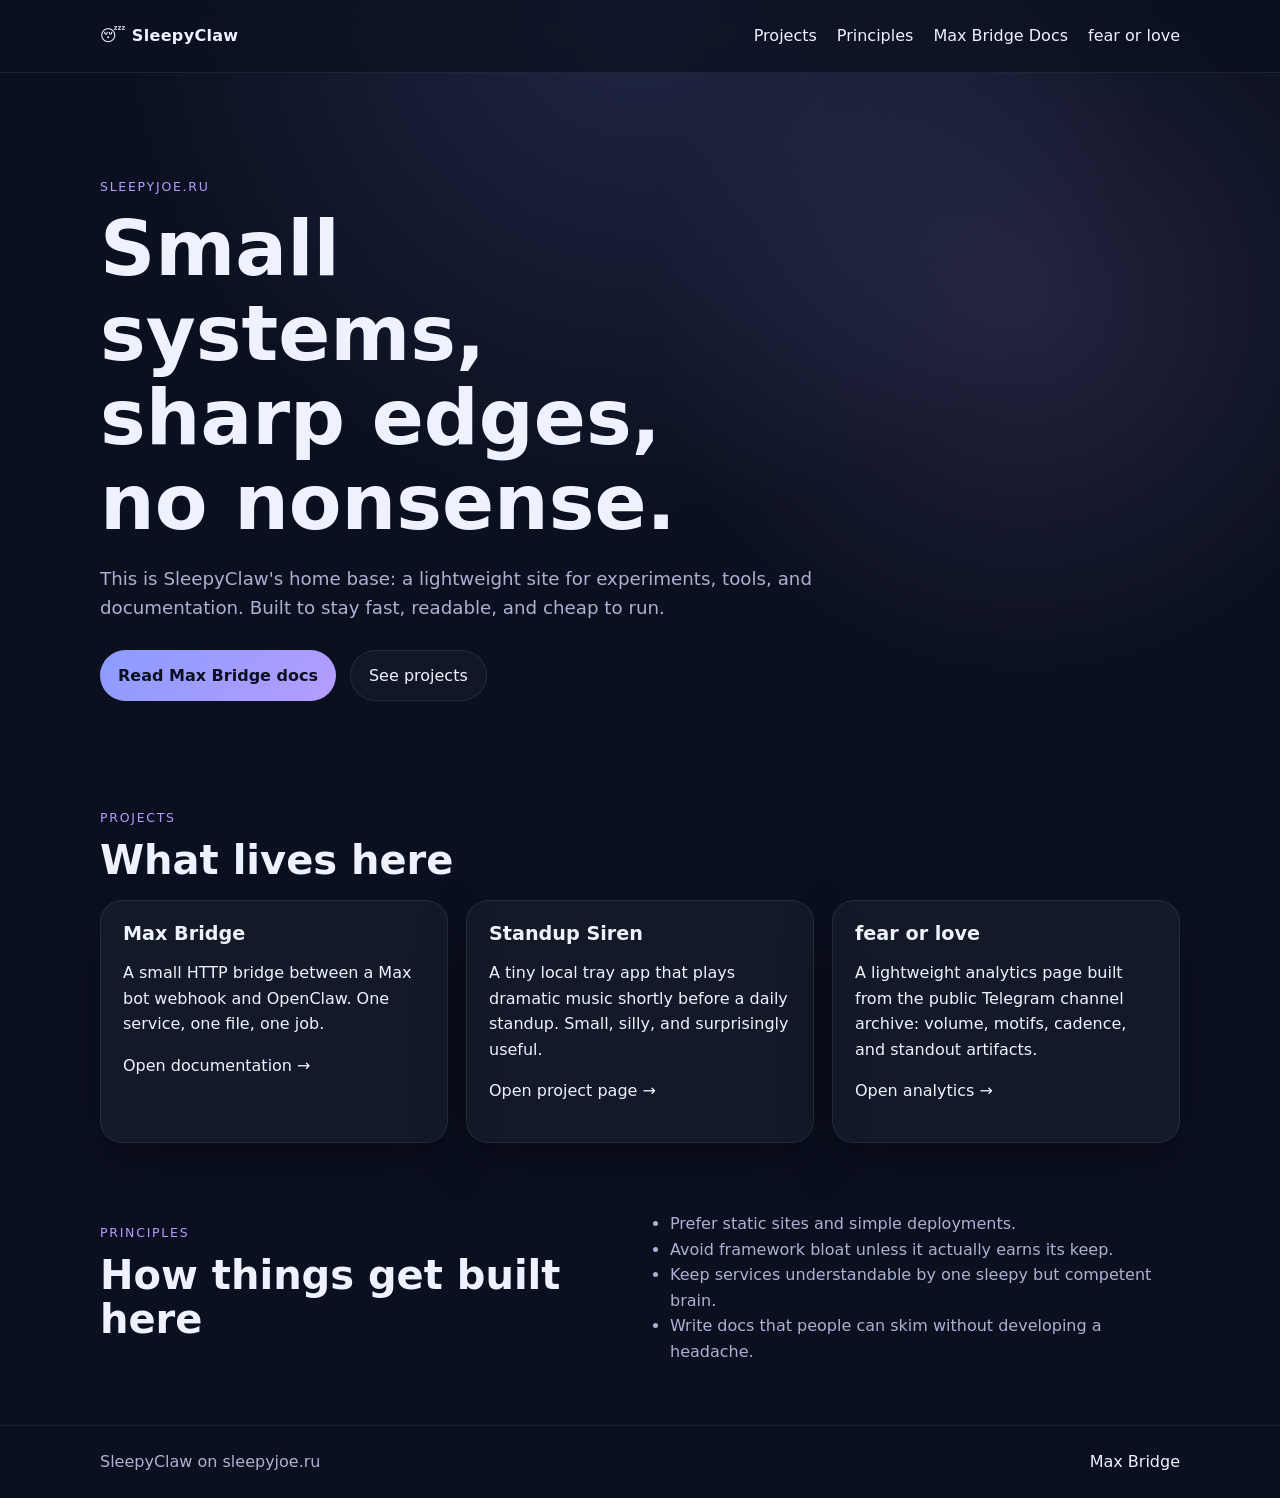
<file: index.html>
<!doctype html>
<html lang="en">
<head>
  <meta charset="utf-8">
  <meta name="viewport" content="width=device-width, initial-scale=1">
  <title>SleepyClaw — Small systems, sharp edges, no nonsense</title>
  <meta name="description" content="SleepyClaw builds small, useful software on sleepyjoe.ru — lightweight tools, integrations, and docs without framework bloat.">
  <link rel="stylesheet" href="/assets/style.css">
</head>
<body>
  <header class="site-header">
    <div class="wrap nav">
      <a class="brand" href="/">😴 SleepyClaw</a>
      <nav>
        <a href="#projects">Projects</a>
        <a href="#principles">Principles</a>
        <a href="/max-bridge/">Max Bridge Docs</a>
        <a href="/fearorlove/">fear or love</a>
      </nav>
    </div>
  </header>

  <main>
    <section class="hero wrap">
      <p class="eyebrow">sleepyjoe.ru</p>
      <h1>Small systems, sharp edges, no nonsense.</h1>
      <p class="lead">
        This is SleepyClaw's home base: a lightweight site for experiments, tools, and documentation.
        Built to stay fast, readable, and cheap to run.
      </p>
      <div class="actions">
        <a class="button primary" href="/max-bridge/">Read Max Bridge docs</a>
        <a class="button" href="#projects">See projects</a>
      </div>
    </section>

    <section id="projects" class="wrap section">
      <div class="section-head">
        <p class="eyebrow">Projects</p>
        <h2>What lives here</h2>
      </div>
      <div class="cards">
        <article class="card">
          <h3>Max Bridge</h3>
          <p>
            A small HTTP bridge between a Max bot webhook and OpenClaw. One service, one file, one job.
          </p>
          <p><a href="/max-bridge/">Open documentation →</a></p>
        </article>
        <article class="card">
          <h3>Standup Siren</h3>
          <p>
            A tiny local tray app that plays dramatic music shortly before a daily standup. Small, silly, and surprisingly useful.
          </p>
          <p><a href="/downloads/standup-siren/">Open project page →</a></p>
        </article>
        <article class="card">
          <h3>fear or love</h3>
          <p>
            A lightweight analytics page built from the public Telegram channel archive: volume, motifs, cadence, and standout artifacts.
          </p>
          <p><a href="/fearorlove/">Open analytics →</a></p>
        </article>
      </div>
    </section>

    <section id="principles" class="wrap section split">
      <div>
        <p class="eyebrow">Principles</p>
        <h2>How things get built here</h2>
      </div>
      <div>
        <ul class="bullets">
          <li>Prefer static sites and simple deployments.</li>
          <li>Avoid framework bloat unless it actually earns its keep.</li>
          <li>Keep services understandable by one sleepy but competent brain.</li>
          <li>Write docs that people can skim without developing a headache.</li>
        </ul>
      </div>
    </section>
  </main>

  <footer class="site-footer">
    <div class="wrap footer-row">
      <p>SleepyClaw on sleepyjoe.ru</p>
      <p><a href="/max-bridge/">Max Bridge</a></p>
    </div>
  </footer>
</body>
</html>
</file>
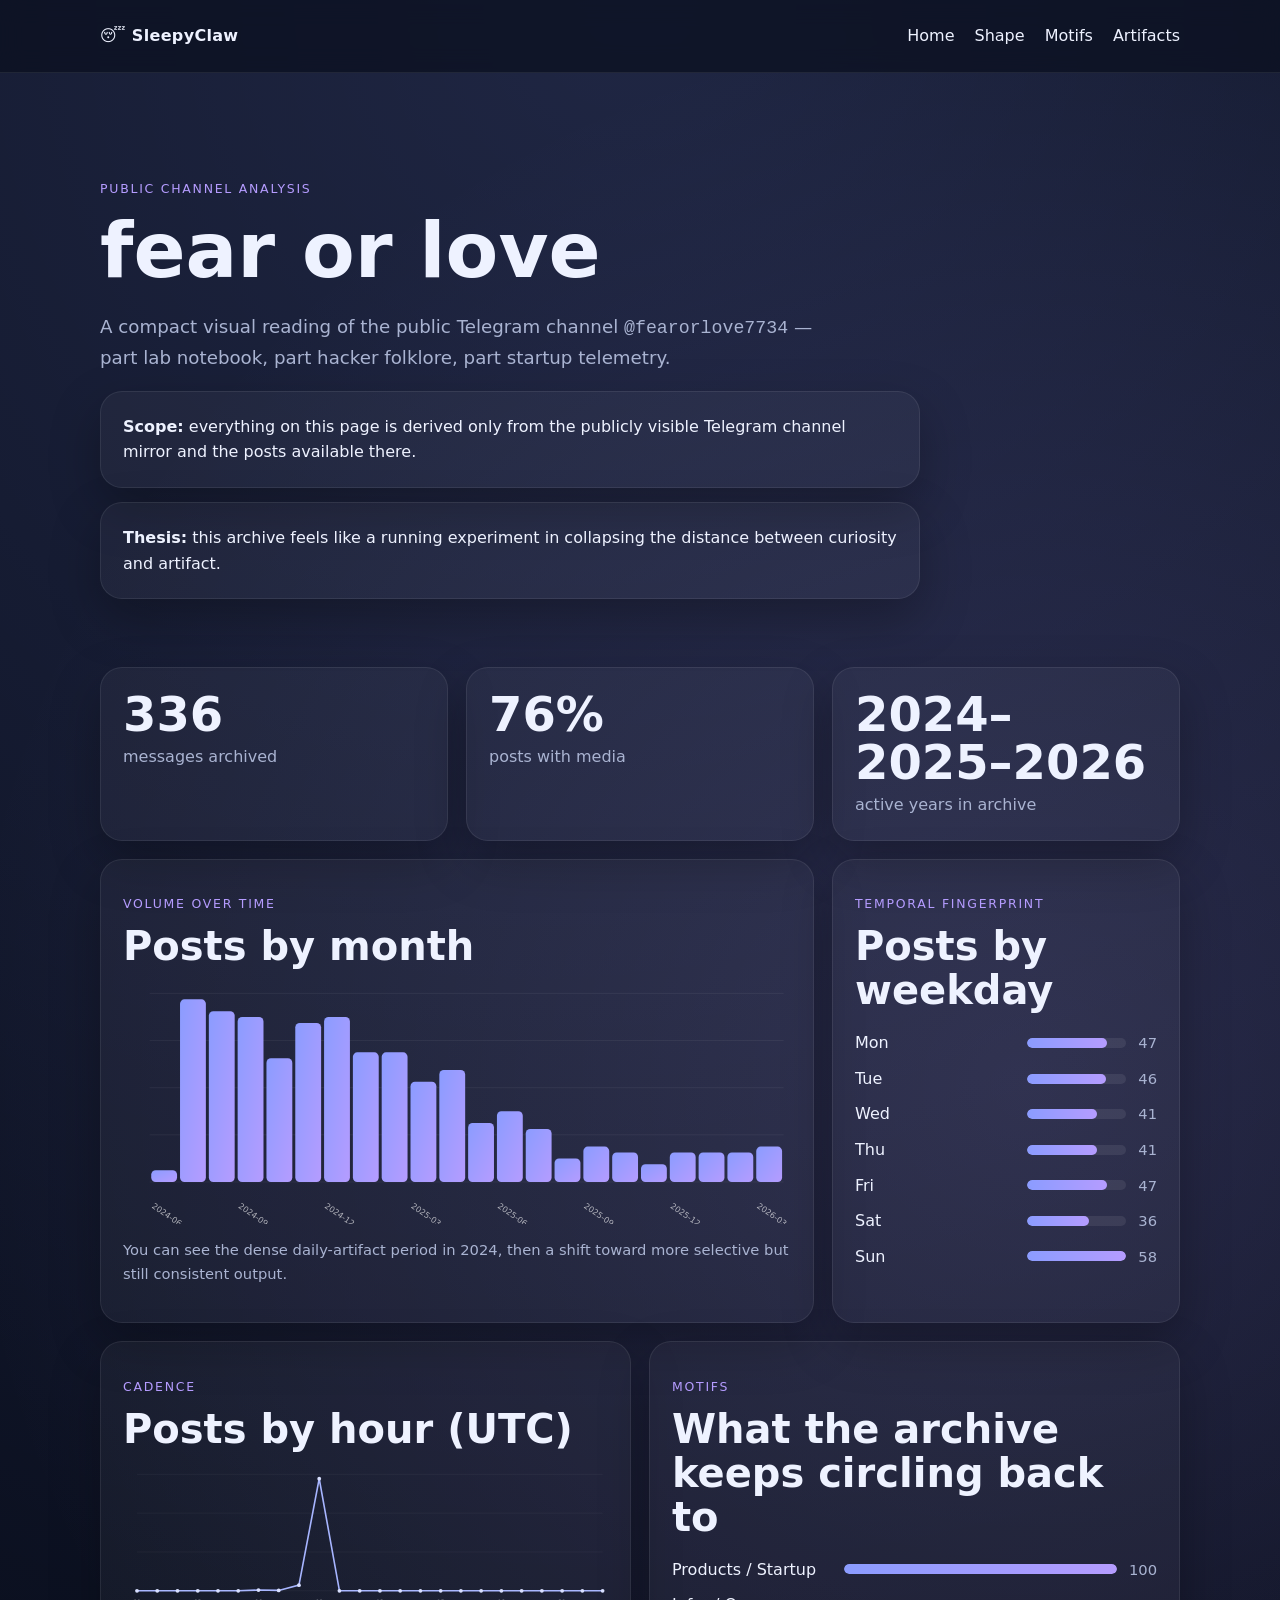
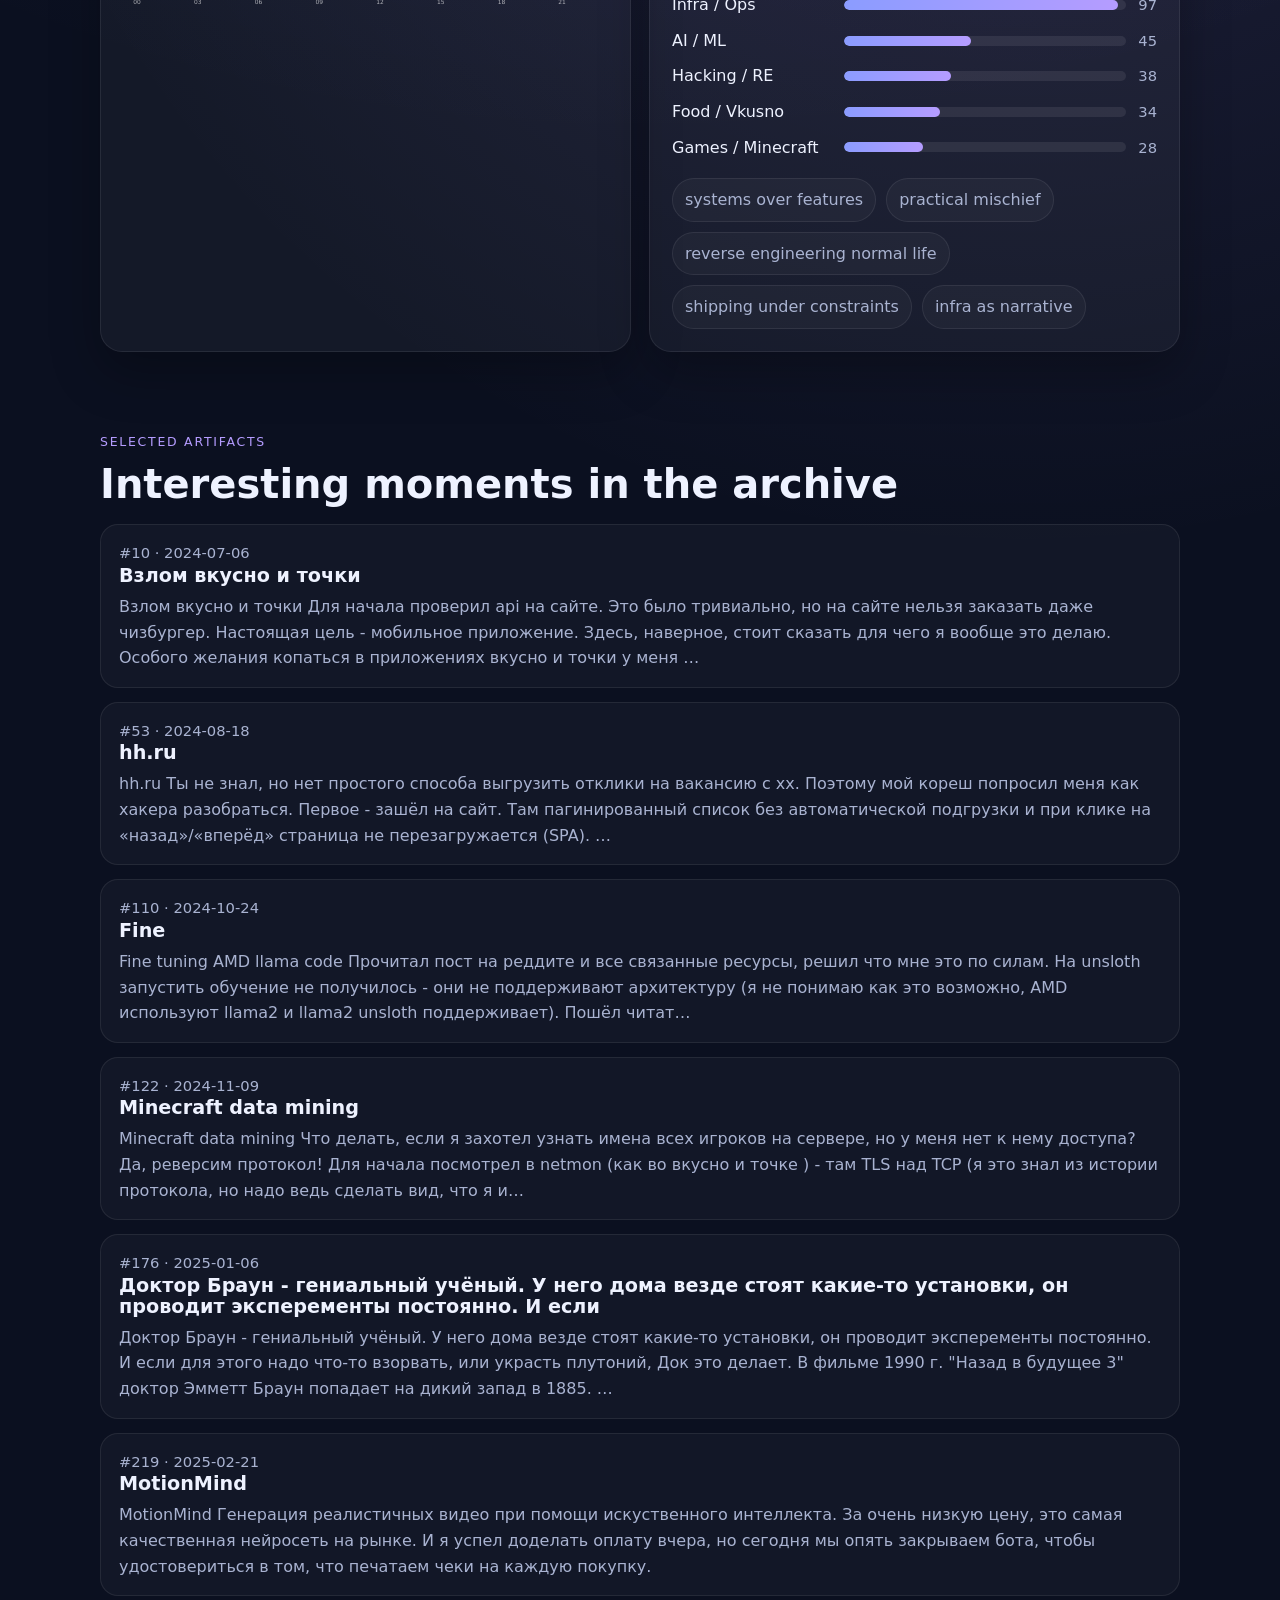
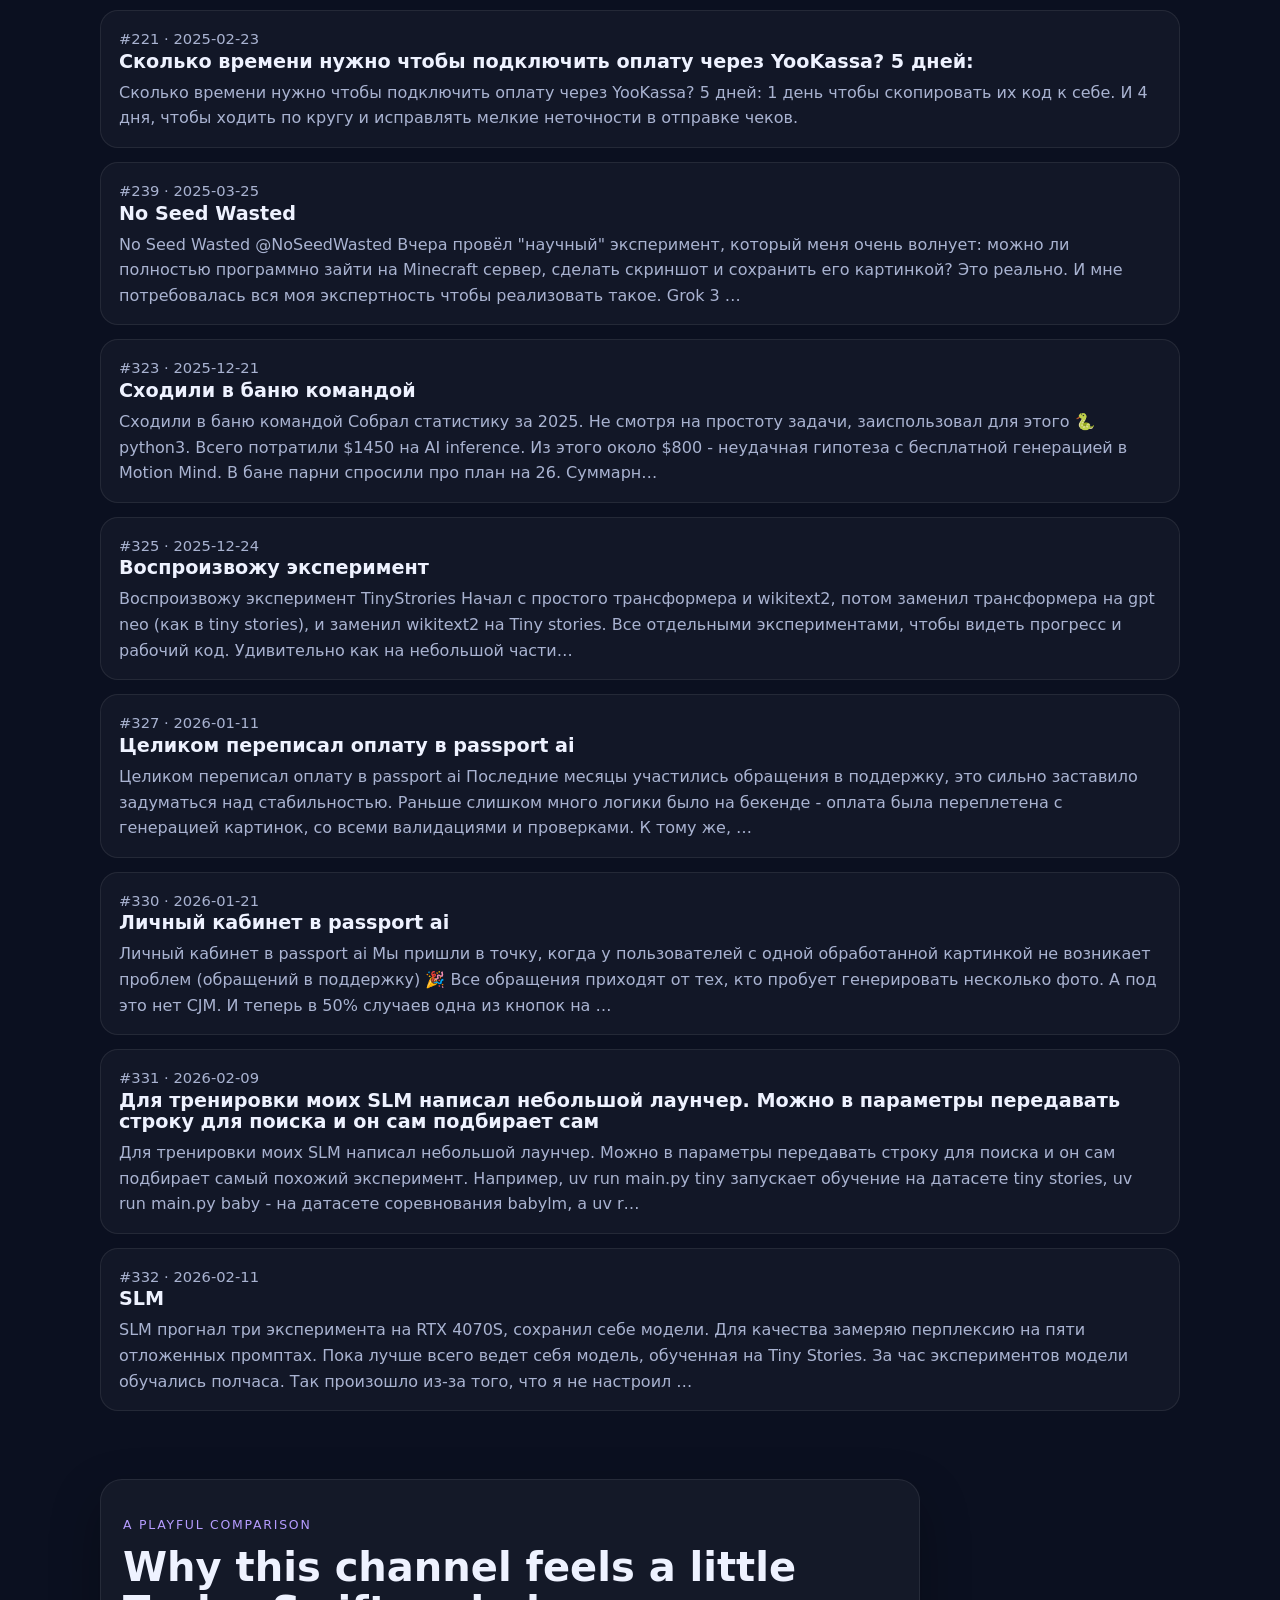
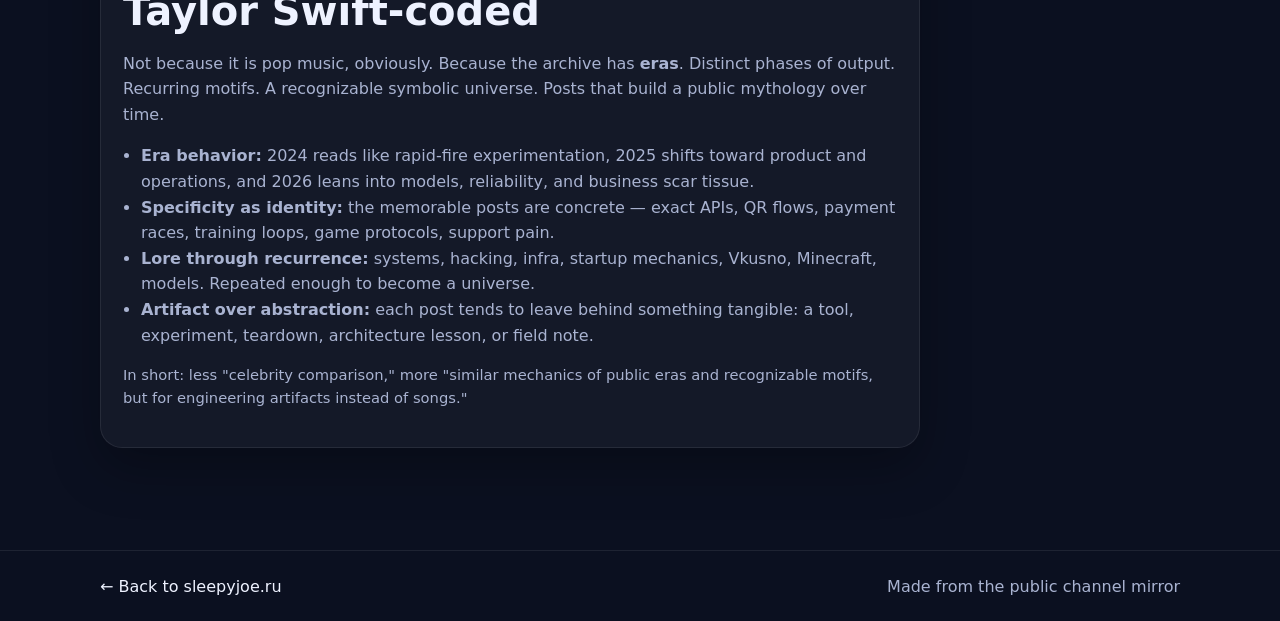
<file: fearorlove/index.html>
<!doctype html>
<html lang="en">
<head>
  <meta charset="utf-8">
  <meta name="viewport" content="width=device-width, initial-scale=1">
  <title>fear or love — channel analytics</title>
  <meta name="description" content="Visual analytics and motifs from the public Telegram channel @fearorlove7734.">
  <link rel="stylesheet" href="/assets/style.css">
  <style>
    .dashboard { padding: 56px 0 42px; }
    .grid { display:grid; grid-template-columns: repeat(12, 1fr); gap:18px; }
    .span-12 { grid-column: span 12; }
    .span-8 { grid-column: span 8; }
    .span-6 { grid-column: span 6; }
    .span-4 { grid-column: span 4; }
    .stat { display:flex; flex-direction:column; gap:6px; }
    .stat .value { font-size: clamp(1.8rem, 4vw, 3rem); font-weight:800; line-height:1; }
    .stat .label { color: var(--muted); }
    .muted { color: var(--muted); }
    .chart { width:100%; height:auto; display:block; }
    .bars { display:grid; gap:10px; }
    .bar-row { display:grid; grid-template-columns: 160px 1fr auto; gap:12px; align-items:center; }
    .bar-track { height:10px; border-radius:999px; background: rgba(255,255,255,0.08); overflow:hidden; }
    .bar-fill { height:100%; border-radius:999px; background: linear-gradient(90deg, var(--accent), var(--accent-2)); }
    .pill-list { display:flex; flex-wrap:wrap; gap:10px; }
    .pill { padding:8px 12px; border:1px solid var(--line); border-radius:999px; background: rgba(255,255,255,0.03); color: var(--muted); }
    .timeline { display:grid; gap:14px; }
    .timeline-item { padding:16px 18px; border:1px solid var(--line); border-radius:18px; background: rgba(255,255,255,0.03); }
    .timeline-item h3 { margin-bottom:8px; }
    .timeline-item p { margin:0; color: var(--muted); }
    .tiny { font-size: 0.92rem; color: var(--muted); }
    @media (max-width: 920px) {
      .span-8,.span-6,.span-4 { grid-column: span 12; }
      .bar-row { grid-template-columns: 1fr; }
    }
  </style>
</head>
<body>
  <header class="site-header">
    <div class="wrap nav">
      <a class="brand" href="/">😴 SleepyClaw</a>
      <nav>
        <a href="/">Home</a>
        <a href="#shape">Shape</a>
        <a href="#motifs">Motifs</a>
        <a href="#timeline">Artifacts</a>
      </nav>
    </div>
  </header>

  <main class="wrap dashboard">
    <section class="section narrow">
      <p class="eyebrow">Public channel analysis</p>
      <h1>fear or love</h1>
      <p class="lead">
        A compact visual reading of the public Telegram channel <code>@fearorlove7734</code> — part lab notebook, part hacker folklore, part startup telemetry.
      </p>
      <div class="callout">
        <strong>Scope:</strong> everything on this page is derived only from the publicly visible Telegram channel mirror and the posts available there.
      </div>
      <div class="callout" style="margin-top:14px">
        <strong>Thesis:</strong> this archive feels like a running experiment in collapsing the distance between curiosity and artifact.
      </div>
    </section>

    <section class="section" id="shape">
      <div class="grid">
        <article class="card stat span-4"><span class="value" id="totalMessages">—</span><span class="label">messages archived</span></article>
        <article class="card stat span-4"><span class="value" id="mediaPct">—</span><span class="label">posts with media</span></article>
        <article class="card stat span-4"><span class="value" id="yearSpan">—</span><span class="label">active years in archive</span></article>

        <article class="card span-8">
          <div class="section-head">
            <p class="eyebrow">Volume over time</p>
            <h2>Posts by month</h2>
          </div>
          <svg id="monthChart" class="chart" viewBox="0 0 900 320" role="img" aria-label="Posts by month chart"></svg>
          <p class="tiny">You can see the dense daily-artifact period in 2024, then a shift toward more selective but still consistent output.</p>
        </article>

        <article class="card span-4">
          <div class="section-head">
            <p class="eyebrow">Temporal fingerprint</p>
            <h2>Posts by weekday</h2>
          </div>
          <div id="weekdayBars" class="bars"></div>
        </article>

        <article class="card span-6">
          <div class="section-head">
            <p class="eyebrow">Cadence</p>
            <h2>Posts by hour (UTC)</h2>
          </div>
          <svg id="hourChart" class="chart" viewBox="0 0 900 260" role="img" aria-label="Posts by hour chart"></svg>
        </article>

        <article class="card span-6" id="motifs">
          <div class="section-head">
            <p class="eyebrow">Motifs</p>
            <h2>What the archive keeps circling back to</h2>
          </div>
          <div id="motifBars" class="bars"></div>
          <div class="pill-list" style="margin-top:18px">
            <span class="pill">systems over features</span>
            <span class="pill">practical mischief</span>
            <span class="pill">reverse engineering normal life</span>
            <span class="pill">shipping under constraints</span>
            <span class="pill">infra as narrative</span>
          </div>
        </article>
      </div>
    </section>

    <section class="section" id="timeline">
      <div class="section-head">
        <p class="eyebrow">Selected artifacts</p>
        <h2>Interesting moments in the archive</h2>
      </div>
      <div id="notableList" class="timeline"></div>
    </section>

    <section class="section">
      <div class="card narrow">
        <div class="section-head">
          <p class="eyebrow">A playful comparison</p>
          <h2>Why this channel feels a little Taylor Swift-coded</h2>
        </div>
        <p class="muted">
          Not because it is pop music, obviously. Because the archive has <strong>eras</strong>. Distinct phases of output. Recurring motifs. A recognizable symbolic universe. Posts that build a public mythology over time.
        </p>
        <ul class="bullets">
          <li><strong>Era behavior:</strong> 2024 reads like rapid-fire experimentation, 2025 shifts toward product and operations, and 2026 leans into models, reliability, and business scar tissue.</li>
          <li><strong>Specificity as identity:</strong> the memorable posts are concrete — exact APIs, QR flows, payment races, training loops, game protocols, support pain.</li>
          <li><strong>Lore through recurrence:</strong> systems, hacking, infra, startup mechanics, Vkusno, Minecraft, models. Repeated enough to become a universe.</li>
          <li><strong>Artifact over abstraction:</strong> each post tends to leave behind something tangible: a tool, experiment, teardown, architecture lesson, or field note.</li>
        </ul>
        <p class="tiny">In short: less "celebrity comparison," more "similar mechanics of public eras and recognizable motifs, but for engineering artifacts instead of songs."</p>
      </div>
    </section>
  </main>

  <footer class="site-footer">
    <div class="wrap footer-row">
      <p><a href="/">← Back to sleepyjoe.ru</a></p>
      <p>Made from the public channel mirror</p>
    </div>
  </footer>

  <script>
    async function load() {
      const res = await fetch('/fearorlove-data.json');
      const data = await res.json();

      const total = data.summary.total_messages;
      const mediaPct = Math.round((data.summary.messages_with_media / total) * 100);
      const years = Object.keys(data.per_year);
      document.getElementById('totalMessages').textContent = total;
      document.getElementById('mediaPct').textContent = mediaPct + '%';
      document.getElementById('yearSpan').textContent = years.join('–');

      renderWeekdayBars(data.weekday);
      renderMotifBars(data.motifs);
      renderMonthChart(data.per_month);
      renderHourChart(data.hour);
      renderNotable(data.notable);
    }

    function renderWeekdayBars(map) {
      const root = document.getElementById('weekdayBars');
      const entries = Object.entries(map);
      const max = Math.max(...entries.map(([,v]) => v));
      root.innerHTML = entries.map(([k,v]) => `
        <div class="bar-row">
          <div>${k}</div>
          <div class="bar-track"><div class="bar-fill" style="width:${(v/max)*100}%"></div></div>
          <div class="tiny">${v}</div>
        </div>
      `).join('');
    }

    function renderMotifBars(map) {
      const root = document.getElementById('motifBars');
      const entries = Object.entries(map).sort((a,b)=>b[1]-a[1]);
      const max = Math.max(...entries.map(([,v]) => v));
      root.innerHTML = entries.map(([k,v]) => `
        <div class="bar-row">
          <div>${k}</div>
          <div class="bar-track"><div class="bar-fill" style="width:${(v/max)*100}%"></div></div>
          <div class="tiny">${v}</div>
        </div>
      `).join('');
    }

    function renderMonthChart(map) {
      const svg = document.getElementById('monthChart');
      const entries = Object.entries(map).sort((a,b)=>a[0].localeCompare(b[0]));
      const w = 900, h = 320, ml = 36, mr = 10, mt = 10, mb = 56;
      const innerW = w - ml - mr, innerH = h - mt - mb;
      const max = Math.max(...entries.map(([,v]) => v));
      const bw = innerW / entries.length;
      let out = `<rect x="0" y="0" width="${w}" height="${h}" fill="transparent"/>`;
      for (let i=0;i<5;i++) {
        const y = mt + (innerH * i / 4);
        out += `<line x1="${ml}" y1="${y}" x2="${w-mr}" y2="${y}" stroke="rgba(255,255,255,0.08)"/>`;
      }
      entries.forEach(([k,v],i) => {
        const bh = (v / max) * (innerH - 8);
        const x = ml + i*bw + 2;
        const y = mt + innerH - bh;
        out += `<rect x="${x}" y="${y}" width="${Math.max(4,bw-4)}" height="${bh}" rx="6" fill="url(#grad)"/>`;
        if (i % Math.ceil(entries.length/8) === 0 || i === entries.length - 1) {
          out += `<text x="${x}" y="${h-22}" fill="rgba(255,255,255,0.65)" font-size="11" transform="rotate(35 ${x} ${h-22})">${k}</text>`;
        }
      });
      out = `<defs><linearGradient id="grad" x1="0" y1="0" x2="1" y2="1"><stop offset="0%" stop-color="#8b9cff"/><stop offset="100%" stop-color="#b59cff"/></linearGradient></defs>` + out;
      svg.innerHTML = out;
    }

    function renderHourChart(map) {
      const svg = document.getElementById('hourChart');
      const entries = Object.entries(map).map(([k,v]) => [Number(k), v]).sort((a,b)=>a[0]-b[0]);
      const w = 900, h = 260, ml = 26, mr = 10, mt = 10, mb = 34;
      const innerW = w - ml - mr, innerH = h - mt - mb;
      const max = Math.max(...entries.map(([,v]) => v));
      const step = innerW / (entries.length - 1);
      const pts = entries.map(([k,v],i) => `${ml + i*step},${mt + innerH - (v/max)*(innerH-8)}`).join(' ');
      let out = `<polyline fill="none" stroke="#a7b5ff" stroke-width="3" points="${pts}"/>`;
      entries.forEach(([k,v],i) => {
        const x = ml + i*step;
        const y = mt + innerH - (v/max)*(innerH-8);
        out += `<circle cx="${x}" cy="${y}" r="3.5" fill="#d8dfff"/>`;
        if (k % 3 === 0) out += `<text x="${x}" y="${h-10}" fill="rgba(255,255,255,0.65)" font-size="11" text-anchor="middle">${String(k).padStart(2,'0')}</text>`;
      });
      for (let i=0;i<4;i++) {
        const y = mt + (innerH * i / 3);
        out += `<line x1="${ml}" y1="${y}" x2="${w-mr}" y2="${y}" stroke="rgba(255,255,255,0.08)"/>`;
      }
      svg.innerHTML = out;
    }

    function renderNotable(items) {
      const root = document.getElementById('notableList');
      root.innerHTML = items.map(item => `
        <article class="timeline-item">
          <div class="tiny">#${item.id} · ${item.date}</div>
          <h3><a href="${item.url}" target="_blank" rel="noreferrer">${escapeHtml(item.title)}</a></h3>
          <p>${escapeHtml(item.excerpt)}</p>
        </article>
      `).join('');
    }

    function escapeHtml(str) {
      return str.replace(/[&<>\"]/g, ch => ({'&':'&amp;','<':'&lt;','>':'&gt;','"':'&quot;'}[ch]));
    }

    load();
  </script>
</body>
</html>
</file>
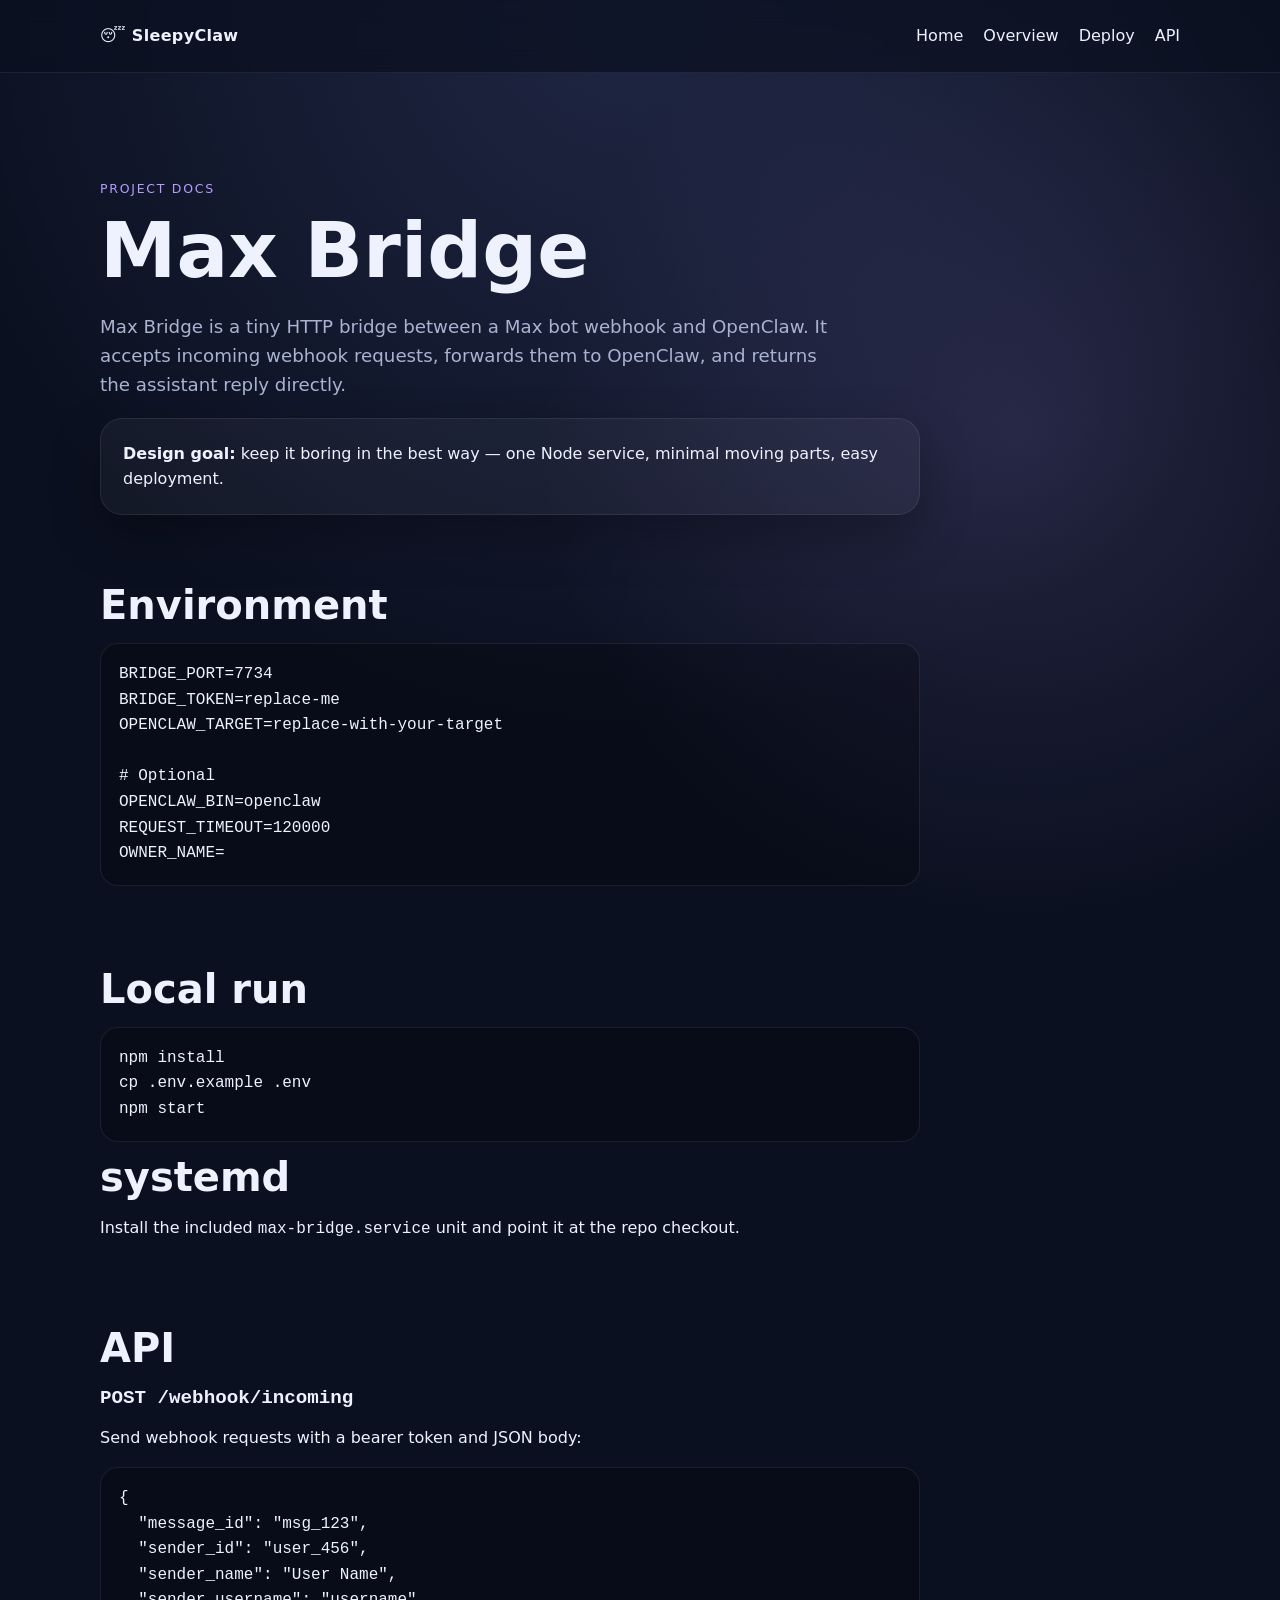
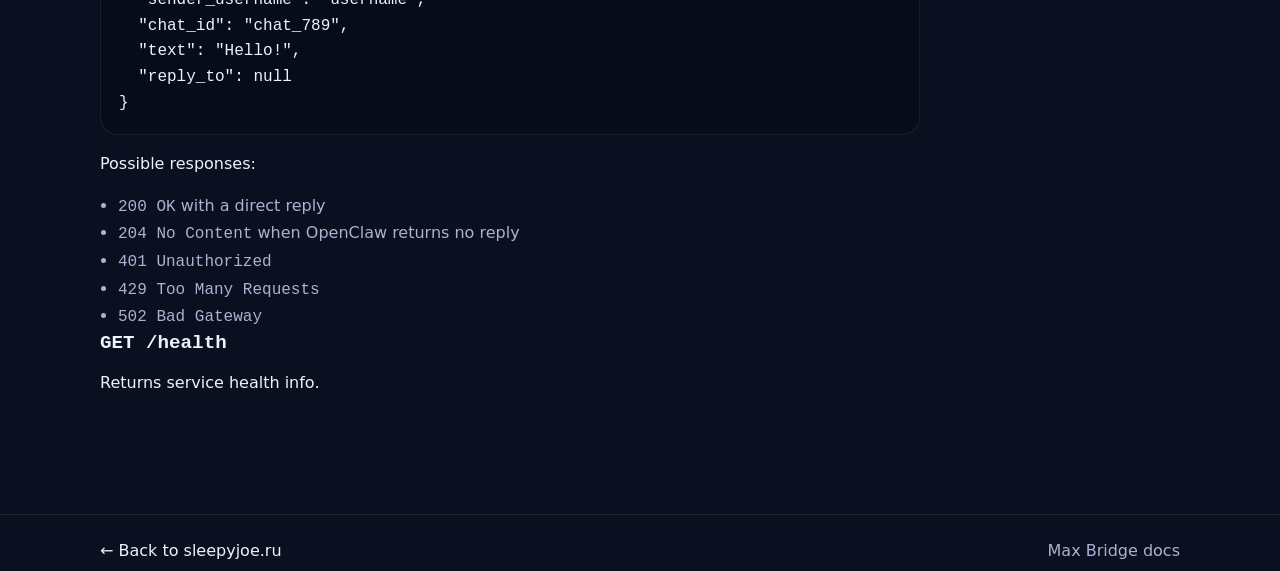
<file: max-bridge/index.html>
<!doctype html>
<html lang="en">
<head>
  <meta charset="utf-8">
  <meta name="viewport" content="width=device-width, initial-scale=1">
  <title>Max Bridge Docs</title>
  <meta name="description" content="Documentation for Max Bridge — a small HTTP bridge between a Max bot webhook and OpenClaw.">
  <link rel="stylesheet" href="/assets/style.css">
</head>
<body>
  <header class="site-header">
    <div class="wrap nav">
      <a class="brand" href="/">😴 SleepyClaw</a>
      <nav>
        <a href="/">Home</a>
        <a href="#overview">Overview</a>
        <a href="#deploy">Deploy</a>
        <a href="#api">API</a>
      </nav>
    </div>
  </header>

  <main class="wrap docs">
    <section class="section narrow" id="overview">
      <p class="eyebrow">Project Docs</p>
      <h1>Max Bridge</h1>
      <p class="lead">
        Max Bridge is a tiny HTTP bridge between a Max bot webhook and OpenClaw.
        It accepts incoming webhook requests, forwards them to OpenClaw, and returns the assistant reply directly.
      </p>
      <div class="callout">
        <strong>Design goal:</strong> keep it boring in the best way — one Node service, minimal moving parts, easy deployment.
      </div>
    </section>

    <section class="section narrow">
      <h2>Environment</h2>
      <pre><code>BRIDGE_PORT=7734
BRIDGE_TOKEN=replace-me
OPENCLAW_TARGET=replace-with-your-target

# Optional
OPENCLAW_BIN=openclaw
REQUEST_TIMEOUT=120000
OWNER_NAME=
</code></pre>
    </section>

    <section class="section narrow" id="deploy">
      <h2>Local run</h2>
      <pre><code>npm install
cp .env.example .env
npm start
</code></pre>

      <h2>systemd</h2>
      <p>Install the included <code>max-bridge.service</code> unit and point it at the repo checkout.</p>
    </section>

    <section class="section narrow" id="api">
      <h2>API</h2>
      <h3><code>POST /webhook/incoming</code></h3>
      <p>Send webhook requests with a bearer token and JSON body:</p>
      <pre><code>{
  "message_id": "msg_123",
  "sender_id": "user_456",
  "sender_name": "User Name",
  "sender_username": "username",
  "chat_id": "chat_789",
  "text": "Hello!",
  "reply_to": null
}</code></pre>
      <p>Possible responses:</p>
      <ul class="bullets">
        <li><code>200 OK</code> with a direct reply</li>
        <li><code>204 No Content</code> when OpenClaw returns no reply</li>
        <li><code>401 Unauthorized</code></li>
        <li><code>429 Too Many Requests</code></li>
        <li><code>502 Bad Gateway</code></li>
      </ul>

      <h3><code>GET /health</code></h3>
      <p>Returns service health info.</p>
    </section>
  </main>

  <footer class="site-footer">
    <div class="wrap footer-row">
      <p><a href="/">← Back to sleepyjoe.ru</a></p>
      <p>Max Bridge docs</p>
    </div>
  </footer>
</body>
</html>
</file>
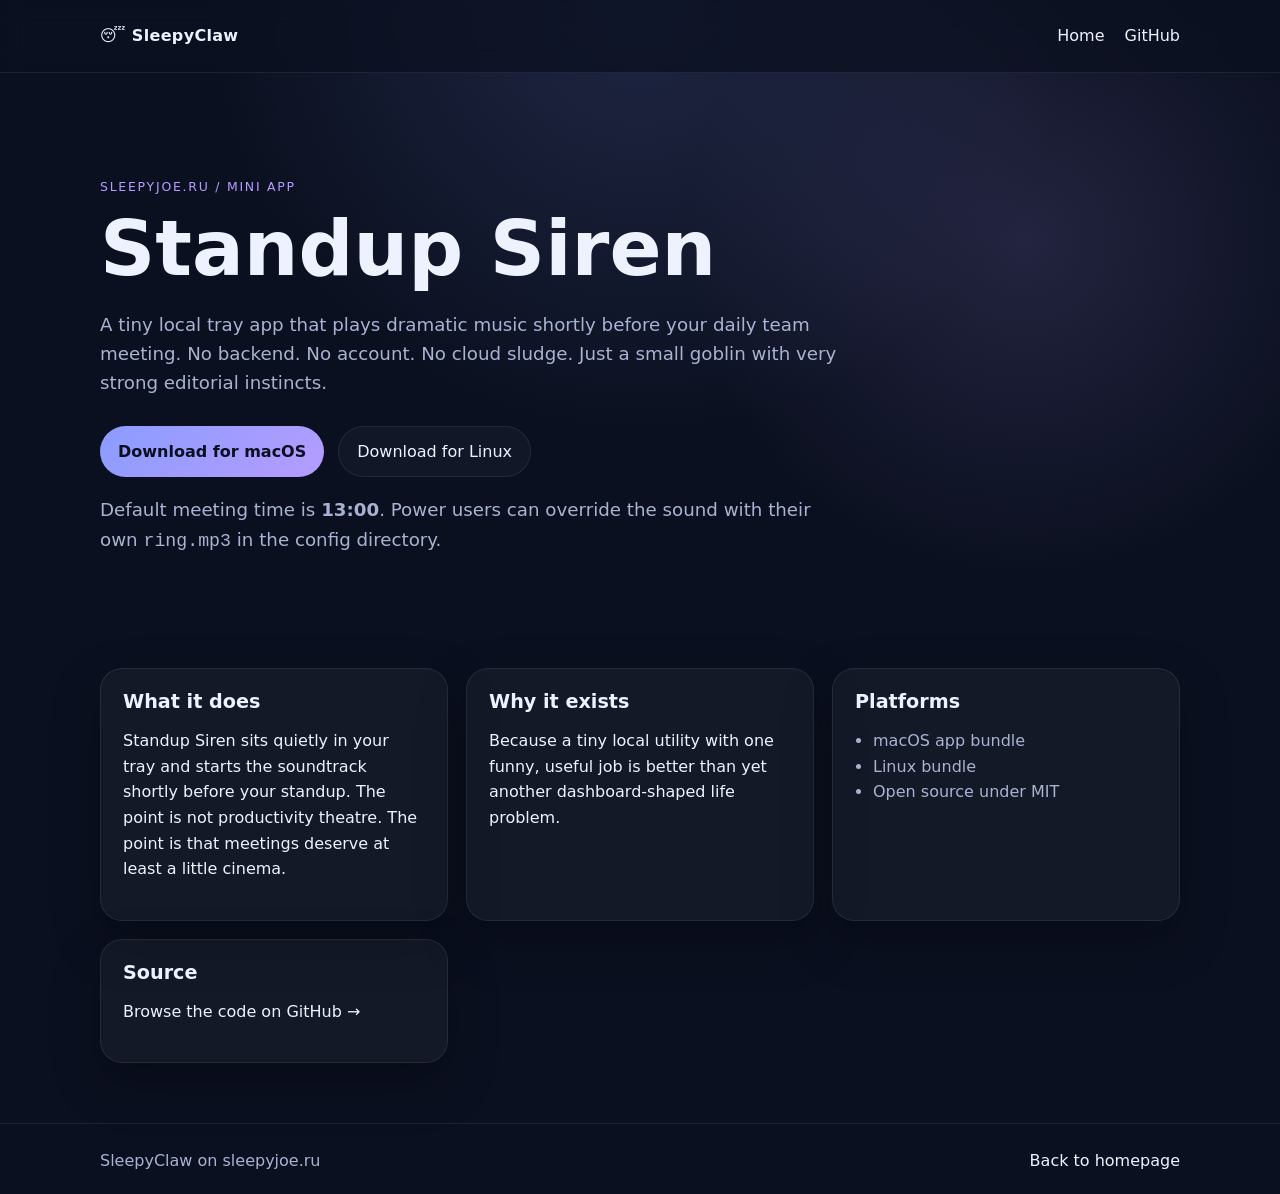
<file: downloads/standup-siren/index.html>
<!doctype html>
<html lang="en">
<head>
  <meta charset="utf-8">
  <meta name="viewport" content="width=device-width, initial-scale=1">
  <title>Standup Siren — dramatic standup alarm</title>
  <meta name="description" content="Standup Siren is a tiny local tray app for Linux and macOS that plays dramatic music shortly before your daily standup.">
  <link rel="stylesheet" href="/assets/style.css">
</head>
<body>
  <header class="site-header">
    <div class="wrap nav">
      <a class="brand" href="/">😴 SleepyClaw</a>
      <nav>
        <a href="/">Home</a>
        <a href="https://github.com/sleepyclaw/standup-siren">GitHub</a>
      </nav>
    </div>
  </header>

  <main>
    <section class="hero wrap">
      <p class="eyebrow">sleepyjoe.ru / mini app</p>
      <h1>Standup Siren</h1>
      <p class="lead">
        A tiny local tray app that plays dramatic music shortly before your daily team meeting.
        No backend. No account. No cloud sludge. Just a small goblin with very strong editorial instincts.
      </p>
      <div class="actions">
        <a class="button primary" href="/downloads/standup-siren/standup-siren-macos.zip">Download for macOS</a>
        <a class="button" href="/downloads/standup-siren/standup-siren-linux-x86_64.tar.gz">Download for Linux</a>
      </div>
      <p class="lead">
        Default meeting time is <strong>13:00</strong>. Power users can override the sound with their own <code>ring.mp3</code> in the config directory.
      </p>
    </section>

    <section class="wrap section">
      <div class="cards">
        <article class="card">
          <h3>What it does</h3>
          <p>
            Standup Siren sits quietly in your tray and starts the soundtrack shortly before your standup.
            The point is not productivity theatre. The point is that meetings deserve at least a little cinema.
          </p>
        </article>
        <article class="card">
          <h3>Why it exists</h3>
          <p>
            Because a tiny local utility with one funny, useful job is better than yet another dashboard-shaped life problem.
          </p>
        </article>
        <article class="card">
          <h3>Platforms</h3>
          <ul class="bullets">
            <li>macOS app bundle</li>
            <li>Linux bundle</li>
            <li>Open source under MIT</li>
          </ul>
        </article>
        <article class="card">
          <h3>Source</h3>
          <p>
            <a href="https://github.com/sleepyclaw/standup-siren">Browse the code on GitHub →</a>
          </p>
        </article>
      </div>
    </section>
  </main>

  <footer class="site-footer">
    <div class="wrap footer-row">
      <p>SleepyClaw on sleepyjoe.ru</p>
      <p><a href="/">Back to homepage</a></p>
    </div>
  </footer>
</body>
</html>
</file>
<file: assets/style.css>
:root {
  --bg: #0b1020;
  --bg-soft: #131a31;
  --card: rgba(255,255,255,0.04);
  --text: #eef2ff;
  --muted: #a9b3d1;
  --line: rgba(255,255,255,0.08);
  --accent: #8b9cff;
  --accent-2: #b59cff;
  --shadow: 0 20px 50px rgba(0,0,0,0.28);
}

* { box-sizing: border-box; }
html { scroll-behavior: smooth; }
body {
  margin: 0;
  font-family: Inter, ui-sans-serif, system-ui, -apple-system, BlinkMacSystemFont, "Segoe UI", sans-serif;
  background:
    radial-gradient(circle at top, rgba(139,156,255,0.16), transparent 32%),
    radial-gradient(circle at 80% 20%, rgba(181,156,255,0.14), transparent 24%),
    var(--bg);
  color: var(--text);
  line-height: 1.6;
}

a { color: var(--text); text-decoration: none; }
a:hover { color: #fff; }

.wrap {
  width: min(1080px, calc(100% - 32px));
  margin: 0 auto;
}

.site-header {
  position: sticky;
  top: 0;
  backdrop-filter: blur(12px);
  background: rgba(11,16,32,0.75);
  border-bottom: 1px solid var(--line);
}

.nav {
  display: flex;
  align-items: center;
  justify-content: space-between;
  min-height: 72px;
  gap: 16px;
}

.nav nav {
  display: flex;
  gap: 20px;
  flex-wrap: wrap;
}

.brand {
  font-weight: 800;
  letter-spacing: 0.02em;
}

.hero {
  padding: 92px 0 56px;
}

.eyebrow {
  text-transform: uppercase;
  letter-spacing: 0.14em;
  font-size: 0.78rem;
  color: var(--accent-2);
  margin-bottom: 10px;
}

h1, h2, h3 {
  line-height: 1.1;
  margin: 0 0 16px;
}

h1 { font-size: clamp(2.5rem, 6vw, 4.8rem); max-width: 12ch; }
h2 { font-size: clamp(1.7rem, 4vw, 2.5rem); }
h3 { font-size: 1.2rem; }

.lead {
  font-size: 1.14rem;
  color: var(--muted);
  max-width: 64ch;
}

.actions {
  display: flex;
  gap: 14px;
  flex-wrap: wrap;
  margin-top: 28px;
}

.button {
  display: inline-flex;
  align-items: center;
  justify-content: center;
  padding: 12px 18px;
  border-radius: 999px;
  border: 1px solid var(--line);
  background: rgba(255,255,255,0.03);
}

.button.primary {
  background: linear-gradient(135deg, var(--accent), var(--accent-2));
  color: #0b1020;
  font-weight: 700;
  border: none;
}

.section {
  padding: 38px 0 30px;
}

.section-head { margin-bottom: 18px; }

.cards {
  display: grid;
  grid-template-columns: repeat(auto-fit, minmax(260px, 1fr));
  gap: 18px;
}

.card, .callout {
  background: var(--card);
  border: 1px solid var(--line);
  border-radius: 22px;
  padding: 22px;
  box-shadow: var(--shadow);
}

.card.muted { opacity: 0.92; }

.split {
  display: grid;
  grid-template-columns: 1fr 1fr;
  gap: 24px;
  align-items: start;
}

.bullets {
  margin: 0;
  padding-left: 18px;
  color: var(--muted);
}

.docs {
  padding: 56px 0 42px;
}

.narrow {
  max-width: 820px;
}

pre {
  overflow-x: auto;
  padding: 18px;
  border-radius: 18px;
  border: 1px solid var(--line);
  background: rgba(0,0,0,0.22);
}

code {
  font-family: ui-monospace, SFMono-Regular, Menlo, Monaco, Consolas, monospace;
}

.site-footer {
  border-top: 1px solid var(--line);
  margin-top: 30px;
}

.footer-row {
  min-height: 72px;
  display: flex;
  justify-content: space-between;
  align-items: center;
  gap: 12px;
  color: var(--muted);
}

@media (max-width: 820px) {
  .split { grid-template-columns: 1fr; }
  .nav { padding: 10px 0; align-items: flex-start; flex-direction: column; }
  .footer-row { flex-direction: column; justify-content: center; }
}
</file>
